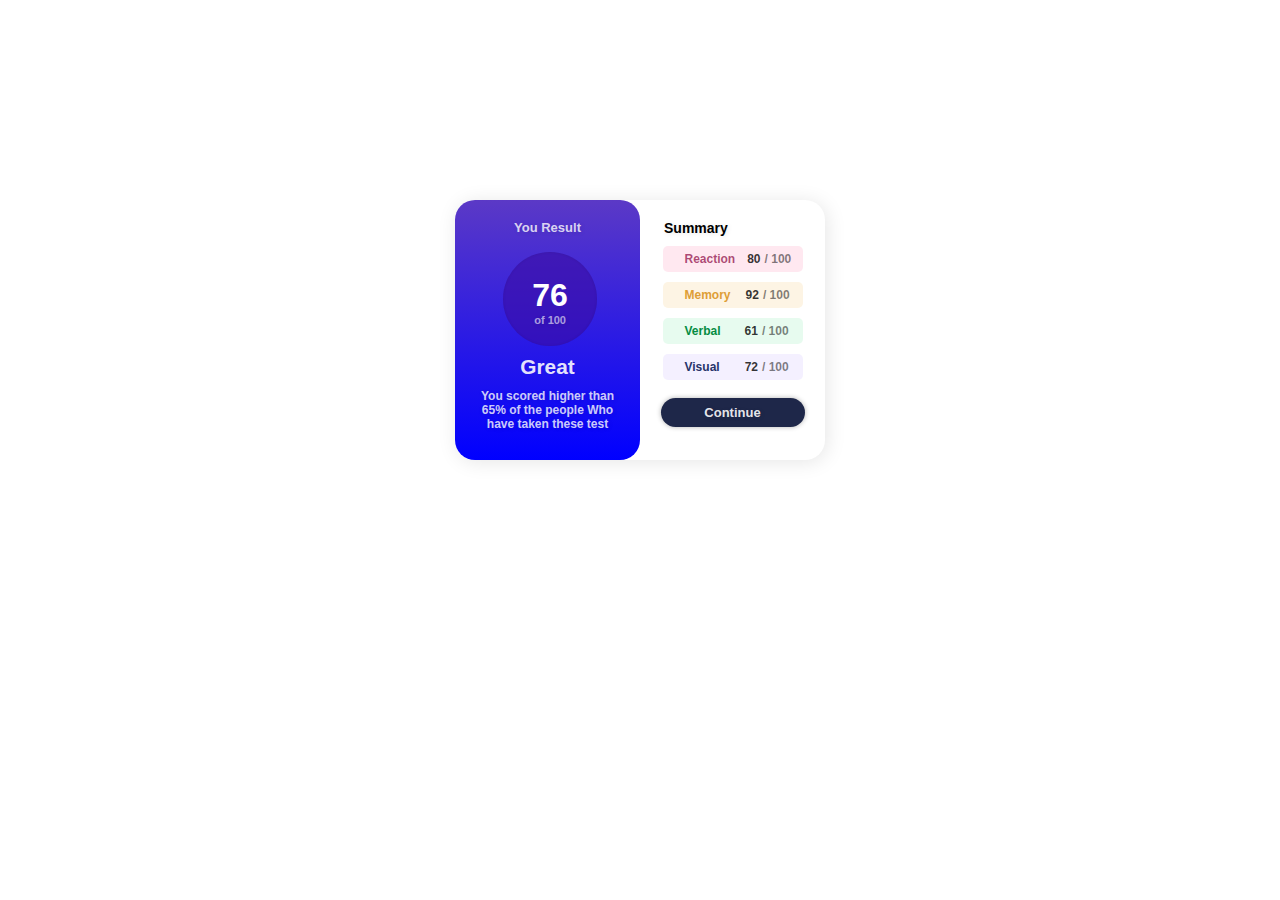
<file: D001/index.html>
<!DOCTYPE html>
<html lang="en">
<head>
  <meta charset="UTF-8">
  <meta http-equiv="X-UA-Compatible" content="IE=edge">
  <meta name="viewport" content="width=device-width, initial-scale=1.0">
  <title>Desafio1</title>
  <link rel="stylesheet" href="styles.css">
</head>
<body>
  <main>
    <div class="esquerda">
      <p class="p1">You Result</p>
      <div class="circulo">
        <h1>76</h1>
        <p>of 100</p>
      </div>
      <h1 class="baixo">Great</h1>
      <p class="baixo">You scored higher than 65% of the people Who have taken these test</p>
    </div>
    <div class="direita">
      <p class="p2">Summary</p>
      <div class="caixa1">
          <table>
            <tr>
              <td class="c1">Reaction</td>
              <td class="c2">80</td>
              <td class="c3">/ 100</td>
            </tr>
          </table>
      </div>
      <div class="caixa2">
        <table>
          <tr>
            <td class="c1">Memory</td>
            <td class="c2">92</td>
            <td class="c3">/ 100</td>
          </tr>
        </table>
      </div>
      <div class="caixa3">
        <table>
          <tr>
            <td class="c1">Verbal</td>
            <td class="c2">61</td>
            <td class="c3">/ 100</td>
          </tr>
        </table>
      </div>
      <div class="caixa4">
        <table>
          <tr>
            <td class="c1">Visual</td>
            <td class="c2">72</td>
            <td class="c3">/ 100</td>
          </tr>
        </table>
      </div>
      <p class="botao">Continue</p>
    </div>
  </main>
</body>
</html>
</file>
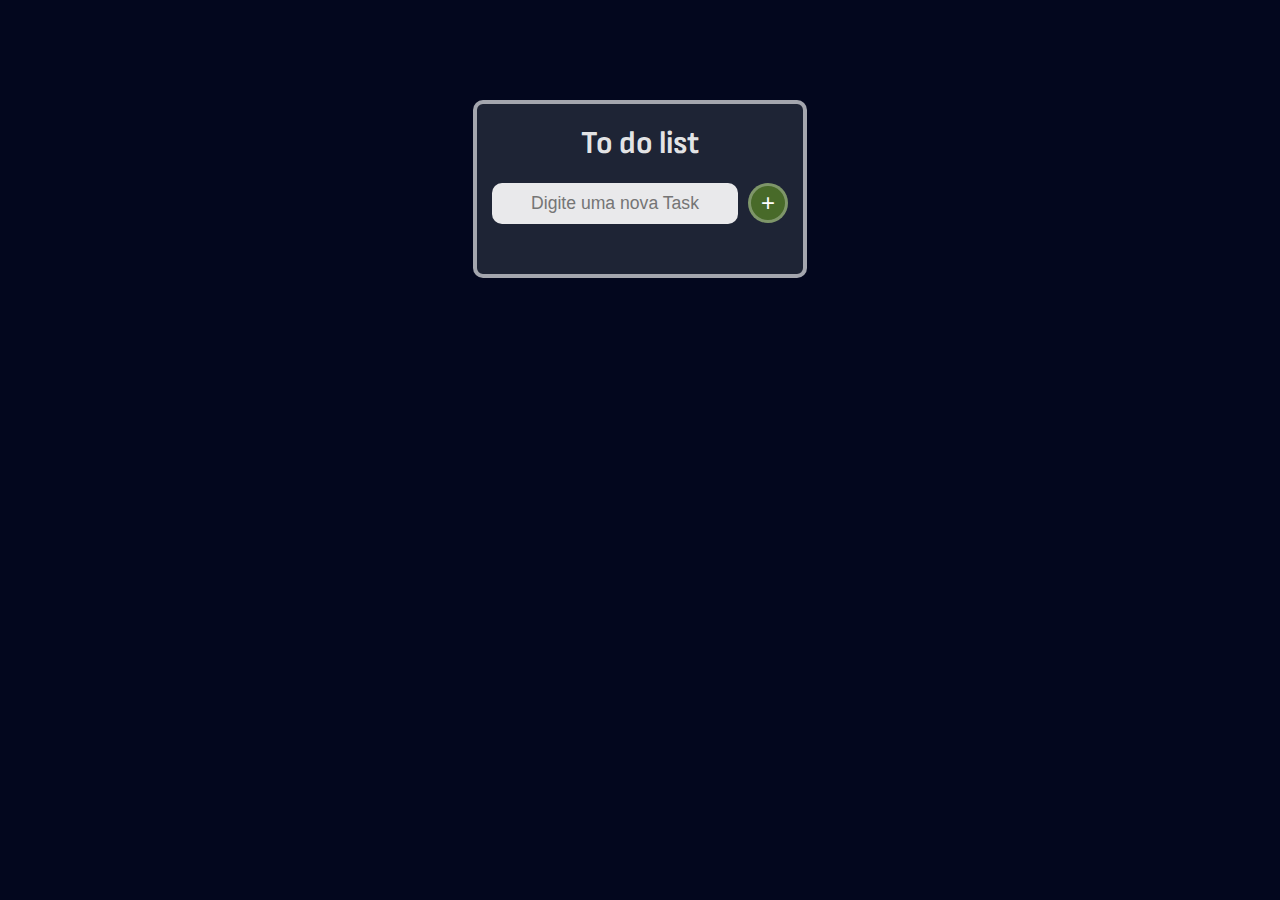
<file: D006/index.html>
<!DOCTYPE html>
<html lang="en">
<head>
  <meta charset="UTF-8">
  <meta http-equiv="X-UA-Compatible" content="IE=edge">
  <meta name="viewport" content="width=device-width, initial-scale=1.0">
  <title>Document</title>
  <link rel="stylesheet" href="styles.css">
  <link rel="stylesheet" href="https://fonts.googleapis.com/css2?family=Material+Symbols+Outlined:opsz,wght,FILL,GRAD@48,400,0,0" />
</head>
<body>
  <main>
    <h1>To do list</h1>
    <section class="bloco1">
      <input type="text" name="input-list" id="input-list" placeholder="Digite uma nova Task">
      <button onclick="NovaTarefa()" class="bnt1">+</button>
    </section>

    <section class="bloco2">
      <ul id="lista">
      </ul>
    </section>

  </main>


  <script src="script.js"></script>
</body>
</html>
</file>
<file: D001/styles.css>
@charset "UTF-8";

* {
  margin: 0px;
  padding: 0px;
  font-family: Arial, Helvetica, sans-serif;
}

p {
  font-weight: bold;
  text-shadow: 1px 1px 5px rgba(0, 0, 0, 0.1);
}

main {
  position: relative;
  border-radius: 20px 20px 20px 20px;
  width: 370px;
  height: 260px;
  margin: auto;
  margin-top: 200px;
  box-shadow: 2px 2px 20px rgba(0, 0, 0, 0.1);
}

.esquerda {
  background-image: linear-gradient(to bottom, #5B39C6, blue);
  border-radius: 20px;
  width: 185px;
  height: 240px;
  color: white;
  padding-top: 20px;
  text-align: center;
}

.p1 {
  font-weight: bold;
  font-size: 13px;
  color: rgba(255, 255, 255, 0.8);
}

.p2 {
  font-weight: bold;
  font-size: 14px;
  color: black;
  text-align: left;
  margin-left: 24px;
}

.circulo {
  /*background-color: darkblue;*/
  background: rgba(58, 12, 163, 0.60);
  position: absolute;
  top: 20%;
  left: 13%;
  border-radius: 50%;
  width: 94px;
  height: 94px;
  margin: auto;
  text-align: center;
  box-shadow: inset 0px 0px 3px rgba(0, 0, 0, 0.1);
}

.circulo h1 {
  padding-top: 25px;
}

.circulo p {
  font-size: 11px;
  color: rgba(255, 255, 255, 0.6);
  font-weight: bold;
}

h1.baixo {
  padding-top: 120px;
  font-size: 1.3em;
  margin-bottom: 10px;
  color: rgba(255, 255, 255, 0.9);
}

p.baixo {
  font-size: 12px;
  width: 150px;
  font-weight: bold;
  margin: auto;
  color: rgba(255, 255, 255, 0.8);
  
}

.direita {
  border-radius: 20px 20px 20px 20px;
  width: 185px;
  height: 240px;
  position: absolute;
  top: 0px;
  left: 185px;
  text-align: center;
  padding-top: 20px;
}

.caixa1, .caixa2, .caixa3, .caixa4 {
  /*background-color: aqua;*/
  font-size: 12px;
  width: 140px;
  margin: auto;
  padding-top: 4px;
  padding-bottom: 4px;
  margin-top: 10px;
  border-radius: 5px;
}

.caixa1 {
  background-color: rgba(255, 32, 110, 0.1);
  color: rgba(137, 2, 62, 0.7)
}

.caixa2 {
  background-color: rgba(247, 219, 167, 0.3);
  color: rgb(222, 158, 54);
}

.caixa2 .c2 {
  padding-left: 13px;
}

.caixa3 {
  background-color: rgba(22, 219, 101, 0.1);
  color: rgb(5, 140, 66);
}

.caixa3 .c2 {
  padding-left: 22px;
}

*.caixa4 {
  background-color: rgba(228, 217, 255, 0.4);
  color: rgb(39, 52, 105)
}

.caixa4 .c2 {
  padding-left: 23px;
}

table {
  font-size: 1em;
  margin-left: 20px;
  font-weight: bolder;
}

.c2 {
  padding-left: 10px;
  color: rgba(0, 0, 0, 0.8);
}

.c3 {
  padding-left: 2px;
  color: rgba(0, 0, 0, 0.5);
}

.botao {
  background-color: rgb(30, 39, 73);
  font-size: 13px;
  padding: 7px;
  width: 130px;
  margin: auto;
  margin-top: 18px;
  border-radius: 20px;
  color: rgba(255, 255, 255, 0.9);
  box-shadow: 0px 0px 5px rgba(0, 0, 0, 0.3);
}
</file>
<file: D006/styles.css>
@charset "UTF-8";
@import url('https://fonts.googleapis.com/css2?family=Sofia+Sans+Semi+Condensed&display=swap');

:root {
  --cor1: rgb(3, 7, 30);
  --font1: 'Sofia Sans Semi Condensed', sans-serif;
  --lixeira: url('https://blogger.googleusercontent.com/img/b/R29vZ2xl/AVvXsEh_RwVrXMQxt2V4r3FJsmLfbKjqfm0lc0fczmqJSzW0q1nzoUwWk-AWNKGu46apwY3eQhjY2TOXEAylv-H6q_2-oBX7ZT9w8LrQqQ9GvkzzDwbK2hywEu1bO6Jzhofk9gRQyFRFmAuxP8960HAIMWCAQQabkLG3dcLaV2tjRYBlUcq18rRO0HcDC6Lvfg/s512/lixeira.png');
}

* {
  margin: 0px;
  padding: 0px;
  box-sizing: border-box;
}

body {
  height: 100vh;
  display: flex;
  flex-direction: column;
  align-items: center;
  background-color: var(--cor1);
  color: rgba(255, 255, 255, 0.9);
  font-family: var(--font1);
  padding-top: 100px ;
}

main {
  background-color: rgba(73, 80, 87, 0.4);
  padding: 20px 15px;
  border-radius: 10px;
  border: 4px solid rgba(255,255,255, 0.6);
}

h1 {
  text-align: center;
  margin-bottom: 20px;
}

.bloco1 {
  display: flex;
  flex-direction: row;
  gap: 10px;
}

input {
  text-align: center;
  padding: 10px;
  border: none;
  border-radius: 10px;
  font-size: 1.1em;
  background-color: rgba(255, 255, 255, 0.9);
}

.bnt1 {
  padding: 15px;
  width: 40px;
  height: 40px;
  border-radius: 50%;
  font-size: 1.5em;
  display: flex;
  justify-content: center;
  align-items: center;
  font-weight: 400;
  background-color: rgba(114, 176, 29, 0.5);
  color: white;
  border: 3px solid rgba(255, 255, 255, 0.3);
}

.bloco2 {
  margin-top: 30px;
}

#lista {
  list-style-type: none;
  display: flex;
  flex-direction: column;
  gap: 10px;
}

#lista li {
  display: flex;
  flex-wrap: wrap;
  justify-content: space-between;
  background-color: rgb(30, 96, 145);
  padding: 5px;
  border-radius: 10px;
  align-items: center;
  padding-left: 10px;
  color: white;
  font-size: 18px;
  border: 2px solid rgba(255,255,255, 0.6);
}

#lista p {
  display: flex;
  flex-wrap: wrap;
  width: 220px;
}

.bnt2 {
  border: 2px solid black;
  width: 40px;
  height: 40px;
  border-radius: 50%;
  background-color: rgb(178, 30, 53);
  box-shadow: 1px 1px 0px rgb(0,0,0);
}
</file>
